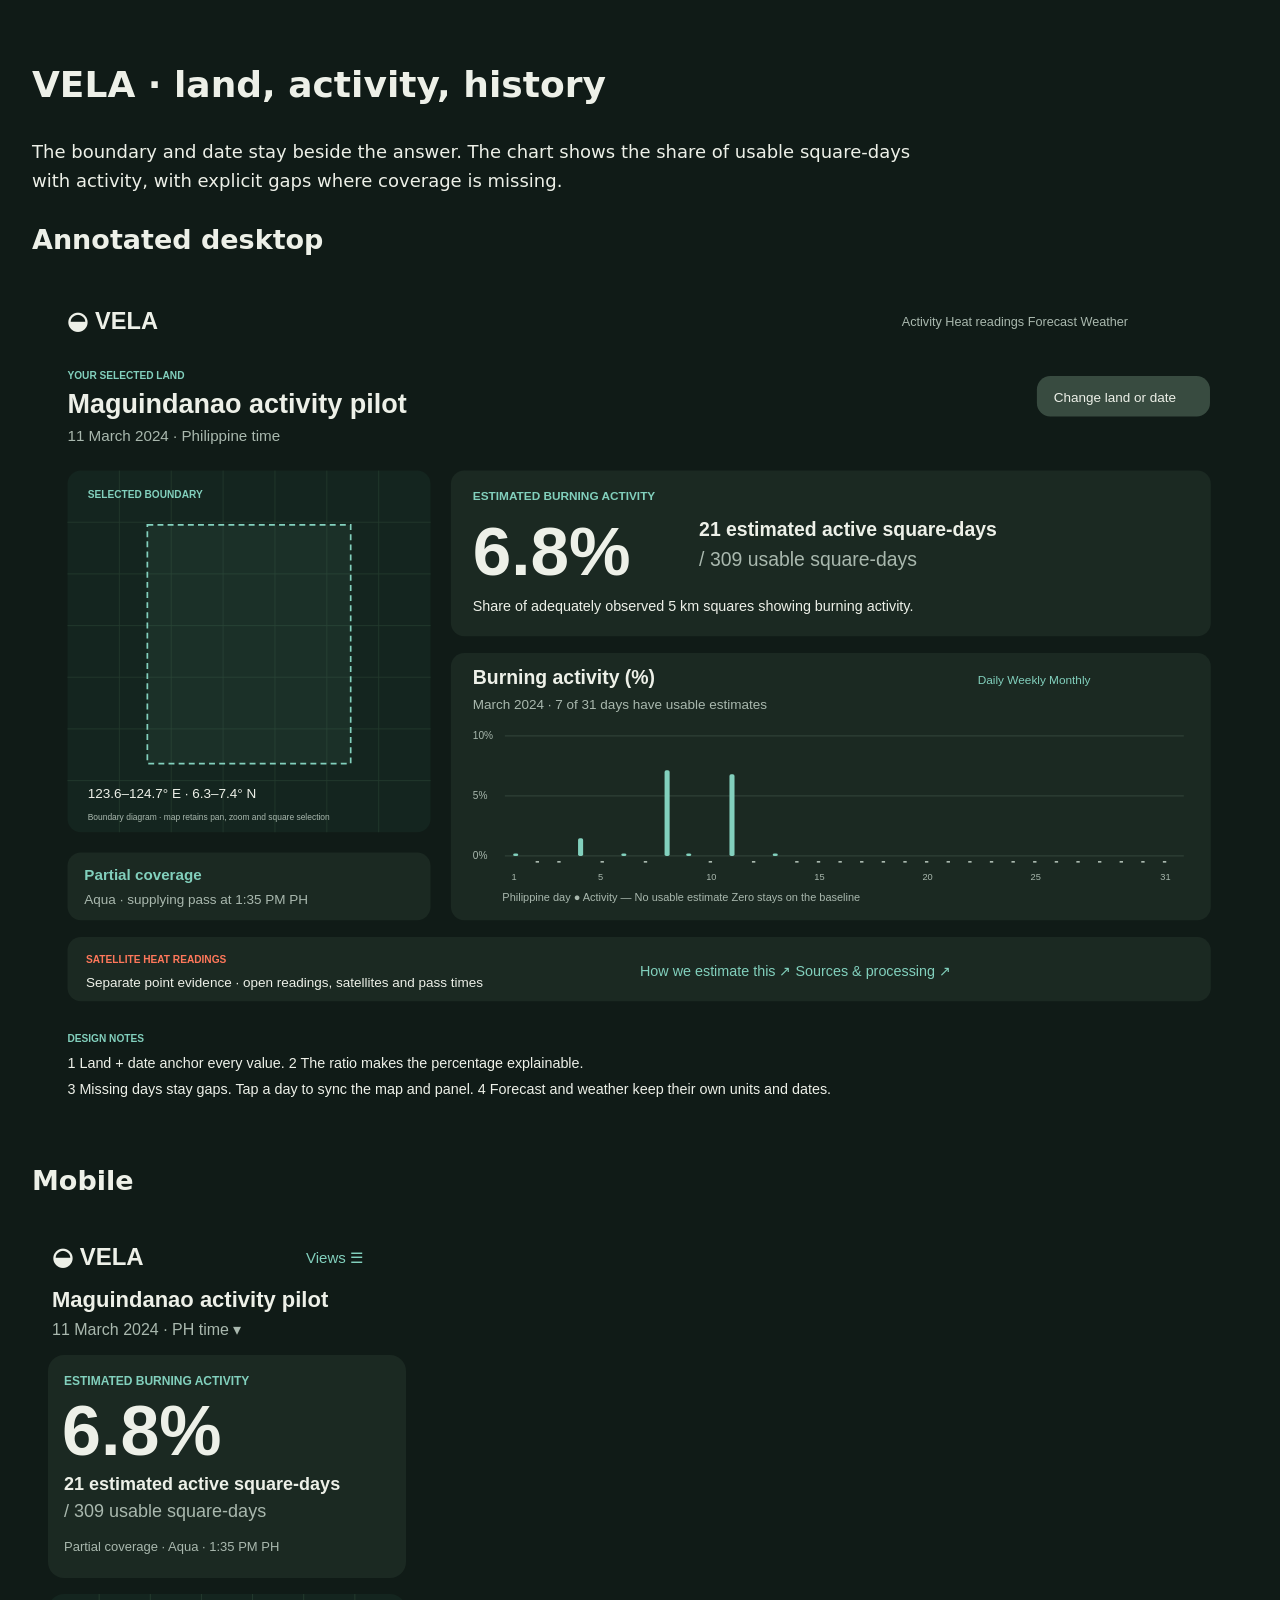
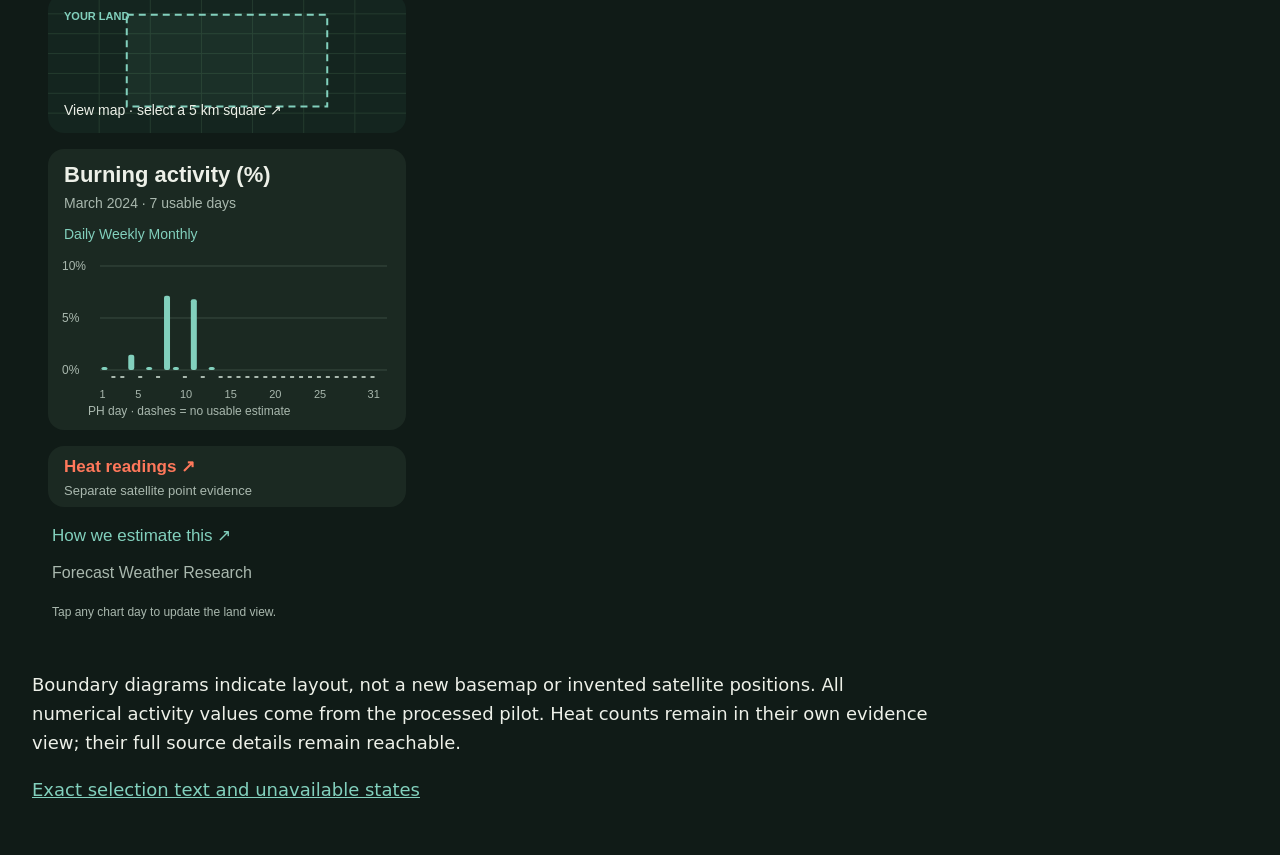
<file: docs/design/index.html>
<!doctype html><meta name="viewport" content="width=device-width,initial-scale=1"><title>VELA — activity design</title><style>body{margin:0;background:#101b17;color:#edf0e8;font:18px/1.6 system-ui;padding:32px}main{max-width:1440px;margin:auto}img{max-width:100%;height:auto}p{max-width:900px}.mobile{width:390px}a{color:#82d0bd}</style><main><h1>VELA · land, activity, history</h1><p>The boundary and date stay beside the answer. The chart shows the share of usable square-days with activity, with explicit gaps where coverage is missing.</p><h2>Annotated desktop</h2><img src="vela-desktop.svg" alt="Annotated Vela desktop design"><h2>Mobile</h2><img class="mobile" src="vela-mobile.svg" alt="Vela mobile design"><p>Boundary diagrams indicate layout, not a new basemap or invented satellite positions. All numerical activity values come from the processed pilot. Heat counts remain in their own evidence view; their full source details remain reachable.</p><p><a href="selection-copy.md">Exact selection text and unavailable states</a></p></main>
</file>
